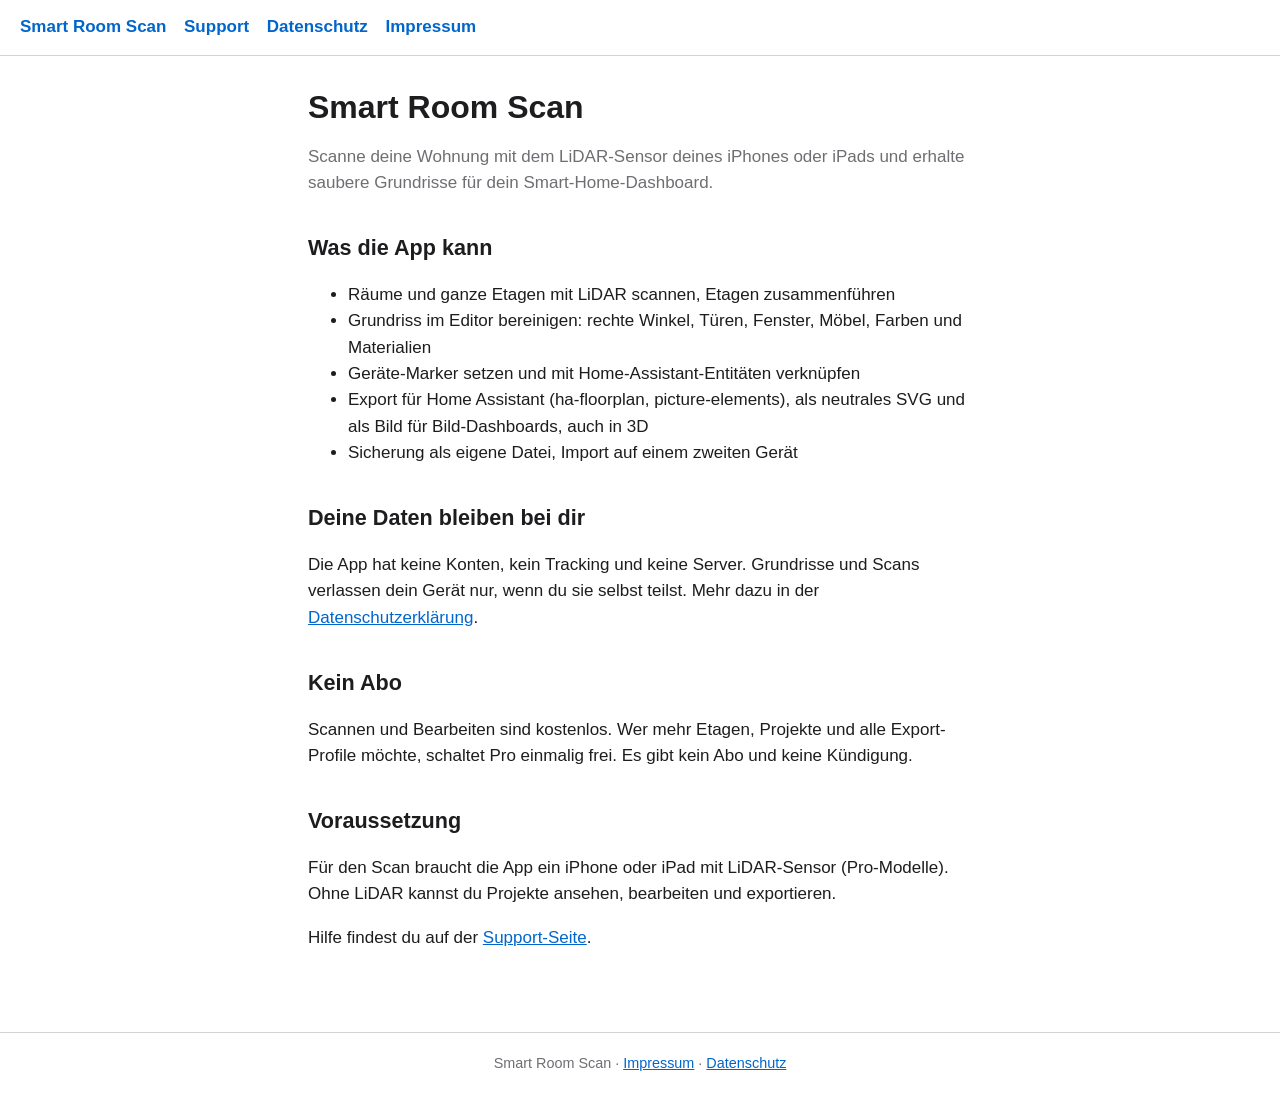
<file: index.html>
<!doctype html>
<html lang="de">
<head>
<meta charset="utf-8">
<meta name="viewport" content="width=device-width, initial-scale=1">
<meta name="description" content="Grundrisse per LiDAR scannen für dein Smart-Home-Dashboard.">
<title>Smart Room Scan – Smart Room Scan</title>
<link rel="stylesheet" href="style.css">
</head>
<body>
<nav><a href="index.html">Smart Room Scan</a><a href="support.html">Support</a><a href="datenschutz.html">Datenschutz</a><a href="impressum.html">Impressum</a></nav>
<main>
<h1>Smart Room Scan</h1>
<p class="lead">Scanne deine Wohnung mit dem LiDAR-Sensor deines iPhones oder iPads und erhalte saubere Grundrisse für dein Smart-Home-Dashboard.</p>
<h2>Was die App kann</h2>
<ul>
<li>Räume und ganze Etagen mit LiDAR scannen, Etagen zusammenführen</li>
<li>Grundriss im Editor bereinigen: rechte Winkel, Türen, Fenster, Möbel, Farben und Materialien</li>
<li>Geräte-Marker setzen und mit Home-Assistant-Entitäten verknüpfen</li>
<li>Export für Home Assistant (ha-floorplan, picture-elements), als neutrales SVG und als Bild für Bild-Dashboards, auch in 3D</li>
<li>Sicherung als eigene Datei, Import auf einem zweiten Gerät</li>
</ul>
<h2>Deine Daten bleiben bei dir</h2>
<p>Die App hat keine Konten, kein Tracking und keine Server. Grundrisse und Scans verlassen dein Gerät nur, wenn du sie selbst teilst. Mehr dazu in der <a href="datenschutz.html">Datenschutzerklärung</a>.</p>
<h2>Kein Abo</h2>
<p>Scannen und Bearbeiten sind kostenlos. Wer mehr Etagen, Projekte und alle Export-Profile möchte, schaltet Pro einmalig frei. Es gibt kein Abo und keine Kündigung.</p>
<h2>Voraussetzung</h2>
<p>Für den Scan braucht die App ein iPhone oder iPad mit LiDAR-Sensor (Pro-Modelle). Ohne LiDAR kannst du Projekte ansehen, bearbeiten und exportieren.</p>
<p>Hilfe findest du auf der <a href="support.html">Support-Seite</a>.</p>
</main>
<footer>Smart Room Scan · <a href="impressum.html">Impressum</a> · <a href="datenschutz.html">Datenschutz</a></footer>
</body>
</html>
</file>
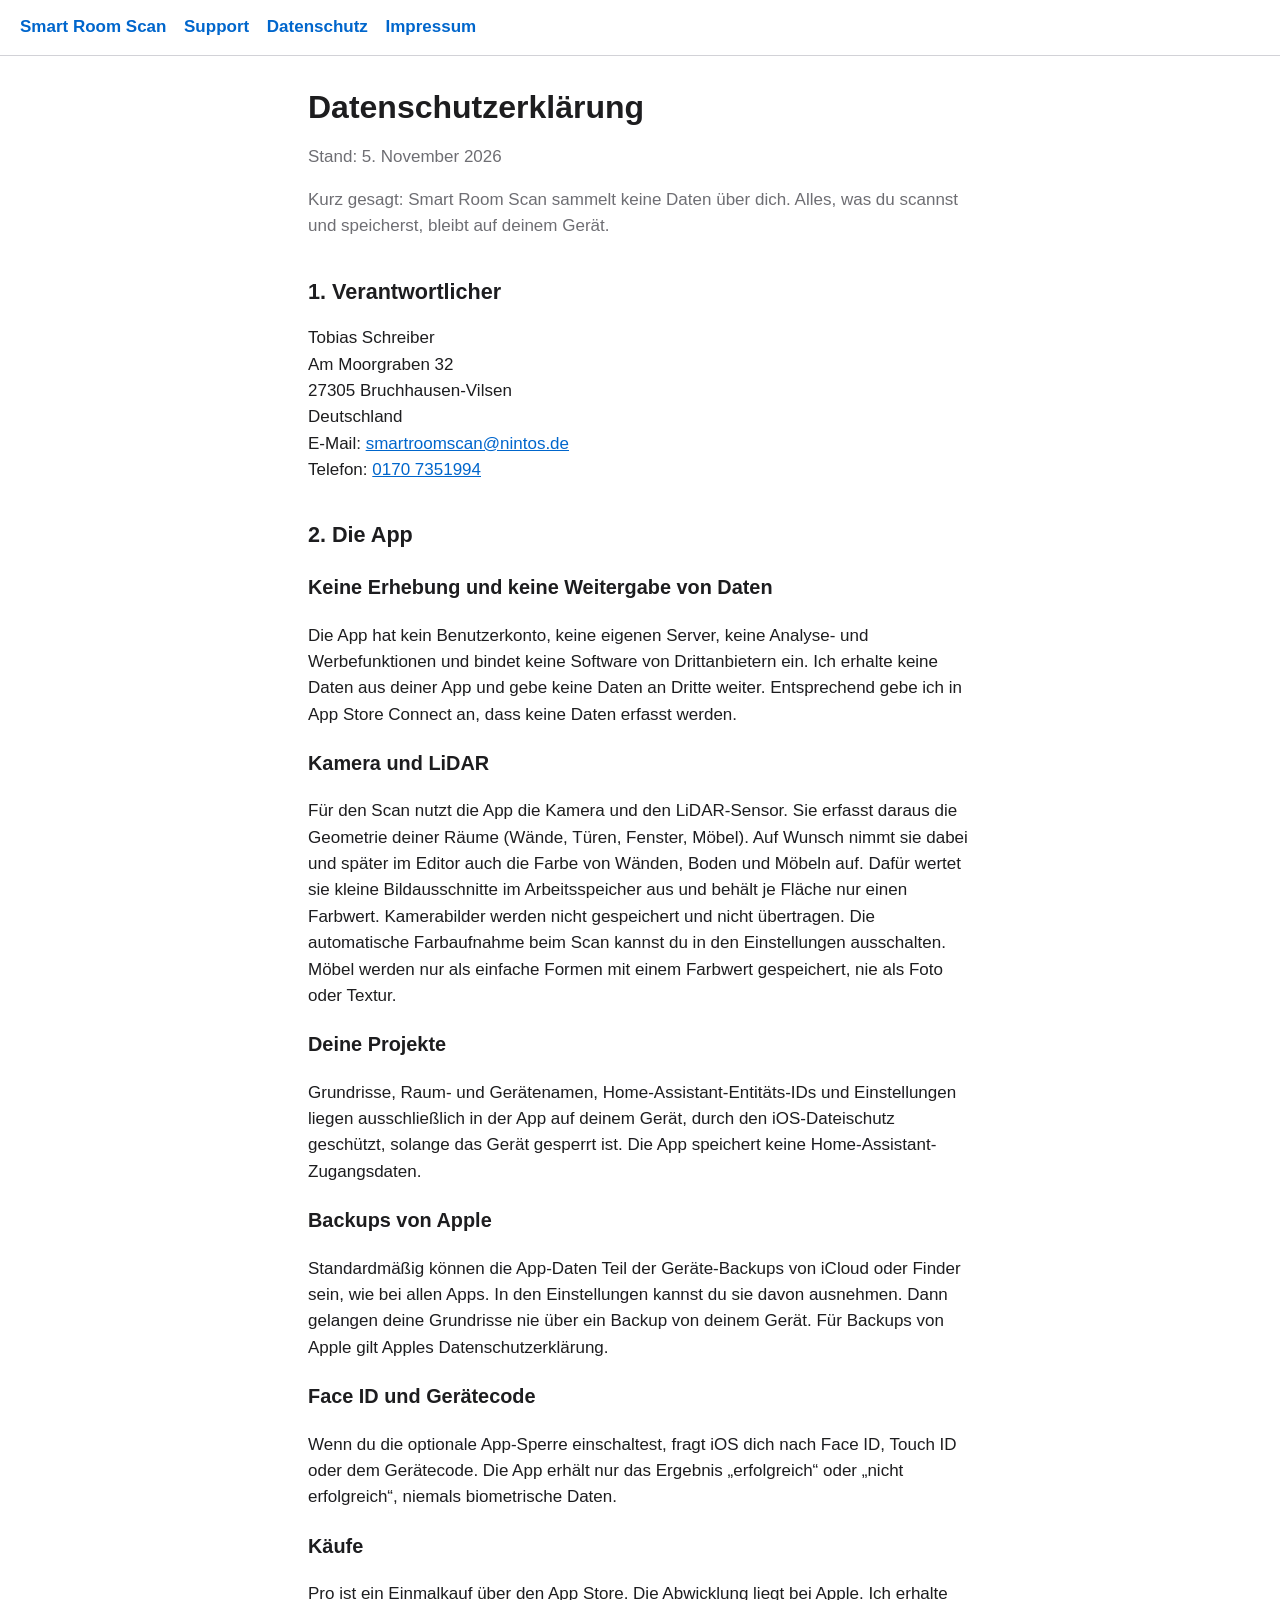
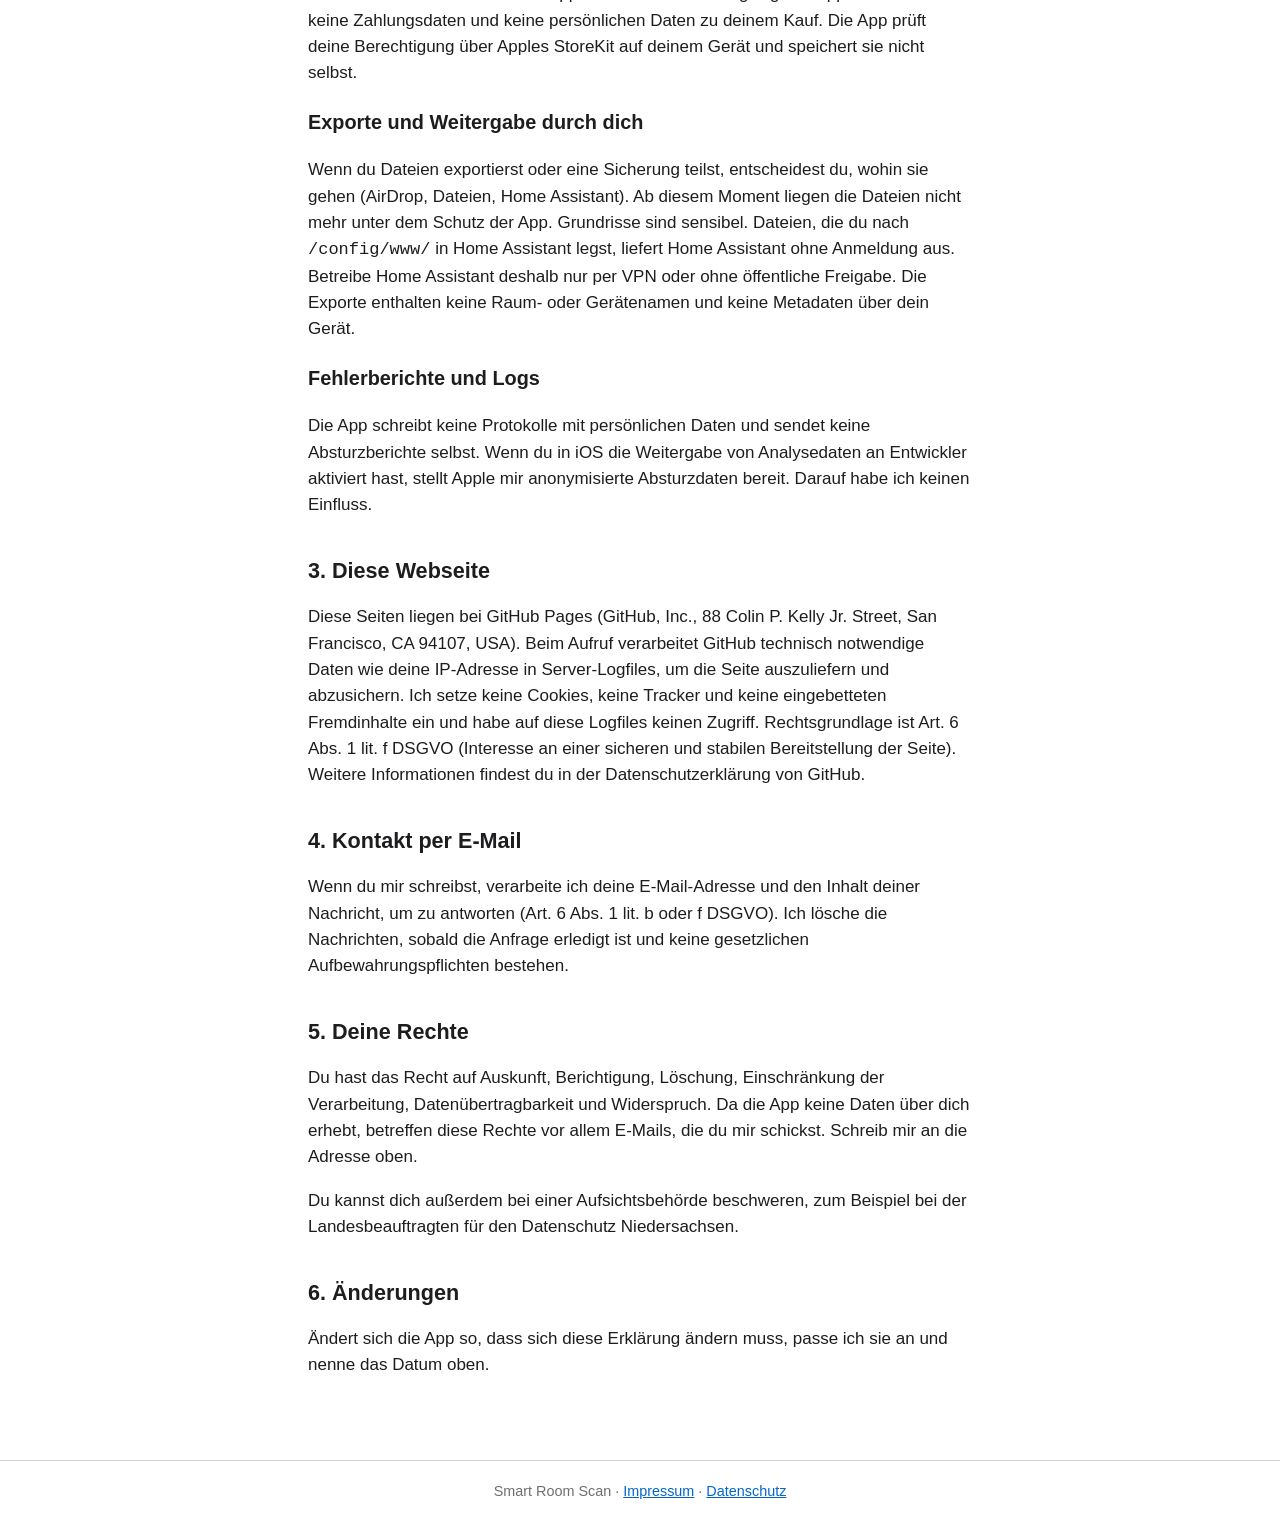
<file: datenschutz.html>
<!doctype html>
<html lang="de">
<head>
<meta charset="utf-8">
<meta name="viewport" content="width=device-width, initial-scale=1">
<meta name="description" content="Datenschutzerklärung für die App Smart Room Scan.">
<title>Datenschutzerklärung – Smart Room Scan</title>
<link rel="stylesheet" href="style.css">
</head>
<body>
<nav><a href="index.html">Smart Room Scan</a><a href="support.html">Support</a><a href="datenschutz.html">Datenschutz</a><a href="impressum.html">Impressum</a></nav>
<main>
<h1>Datenschutzerklärung</h1>
<p class="muted">Stand: 5. November 2026</p>
<p class="lead">Kurz gesagt: Smart Room Scan sammelt keine Daten über dich. Alles, was du scannst und speicherst, bleibt auf deinem Gerät.</p>

<h2>1. Verantwortlicher</h2>
<p>Tobias Schreiber<br>Am Moorgraben 32<br>27305 Bruchhausen-Vilsen<br>Deutschland<br>E-Mail: <a href="mailto:smartroomscan@nintos.de">smartroomscan@nintos.de</a><br>Telefon: <a href="tel:+491707351994">0170 7351994</a></p>

<h2>2. Die App</h2>
<h3>Keine Erhebung und keine Weitergabe von Daten</h3>
<p>Die App hat kein Benutzerkonto, keine eigenen Server, keine Analyse- und Werbefunktionen und bindet keine Software von Drittanbietern ein. Ich erhalte keine Daten aus deiner App und gebe keine Daten an Dritte weiter. Entsprechend gebe ich in App Store Connect an, dass keine Daten erfasst werden.</p>

<h3>Kamera und LiDAR</h3>
<p>Für den Scan nutzt die App die Kamera und den LiDAR-Sensor. Sie erfasst daraus die Geometrie deiner Räume (Wände, Türen, Fenster, Möbel). Auf Wunsch nimmt sie dabei und später im Editor auch die Farbe von Wänden, Boden und Möbeln auf. Dafür wertet sie kleine Bildausschnitte im Arbeitsspeicher aus und behält je Fläche nur einen Farbwert. Kamerabilder werden nicht gespeichert und nicht übertragen. Die automatische Farbaufnahme beim Scan kannst du in den Einstellungen ausschalten. Möbel werden nur als einfache Formen mit einem Farbwert gespeichert, nie als Foto oder Textur.</p>

<h3>Deine Projekte</h3>
<p>Grundrisse, Raum- und Gerätenamen, Home-Assistant-Entitäts-IDs und Einstellungen liegen ausschließlich in der App auf deinem Gerät, durch den iOS-Dateischutz geschützt, solange das Gerät gesperrt ist. Die App speichert keine Home-Assistant-Zugangsdaten.</p>

<h3>Backups von Apple</h3>
<p>Standardmäßig können die App-Daten Teil der Geräte-Backups von iCloud oder Finder sein, wie bei allen Apps. In den Einstellungen kannst du sie davon ausnehmen. Dann gelangen deine Grundrisse nie über ein Backup von deinem Gerät. Für Backups von Apple gilt Apples Datenschutzerklärung.</p>

<h3>Face ID und Gerätecode</h3>
<p>Wenn du die optionale App-Sperre einschaltest, fragt iOS dich nach Face ID, Touch ID oder dem Gerätecode. Die App erhält nur das Ergebnis „erfolgreich“ oder „nicht erfolgreich“, niemals biometrische Daten.</p>

<h3>Käufe</h3>
<p>Pro ist ein Einmalkauf über den App Store. Die Abwicklung liegt bei Apple. Ich erhalte keine Zahlungsdaten und keine persönlichen Daten zu deinem Kauf. Die App prüft deine Berechtigung über Apples StoreKit auf deinem Gerät und speichert sie nicht selbst.</p>

<h3>Exporte und Weitergabe durch dich</h3>
<p>Wenn du Dateien exportierst oder eine Sicherung teilst, entscheidest du, wohin sie gehen (AirDrop, Dateien, Home Assistant). Ab diesem Moment liegen die Dateien nicht mehr unter dem Schutz der App. Grundrisse sind sensibel. Dateien, die du nach <code>/config/www/</code> in Home Assistant legst, liefert Home Assistant ohne Anmeldung aus. Betreibe Home Assistant deshalb nur per VPN oder ohne öffentliche Freigabe. Die Exporte enthalten keine Raum- oder Gerätenamen und keine Metadaten über dein Gerät.</p>

<h3>Fehlerberichte und Logs</h3>
<p>Die App schreibt keine Protokolle mit persönlichen Daten und sendet keine Absturzberichte selbst. Wenn du in iOS die Weitergabe von Analysedaten an Entwickler aktiviert hast, stellt Apple mir anonymisierte Absturzdaten bereit. Darauf habe ich keinen Einfluss.</p>

<h2>3. Diese Webseite</h2>
<p>Diese Seiten liegen bei GitHub Pages (GitHub, Inc., 88 Colin P. Kelly Jr. Street, San Francisco, CA 94107, USA). Beim Aufruf verarbeitet GitHub technisch notwendige Daten wie deine IP-Adresse in Server-Logfiles, um die Seite auszuliefern und abzusichern. Ich setze keine Cookies, keine Tracker und keine eingebetteten Fremdinhalte ein und habe auf diese Logfiles keinen Zugriff. Rechtsgrundlage ist Art. 6 Abs. 1 lit. f DSGVO (Interesse an einer sicheren und stabilen Bereitstellung der Seite). Weitere Informationen findest du in der Datenschutzerklärung von GitHub.</p>

<h2>4. Kontakt per E-Mail</h2>
<p>Wenn du mir schreibst, verarbeite ich deine E-Mail-Adresse und den Inhalt deiner Nachricht, um zu antworten (Art. 6 Abs. 1 lit. b oder f DSGVO). Ich lösche die Nachrichten, sobald die Anfrage erledigt ist und keine gesetzlichen Aufbewahrungspflichten bestehen.</p>

<h2>5. Deine Rechte</h2>
<p>Du hast das Recht auf Auskunft, Berichtigung, Löschung, Einschränkung der Verarbeitung, Datenübertragbarkeit und Widerspruch. Da die App keine Daten über dich erhebt, betreffen diese Rechte vor allem E-Mails, die du mir schickst. Schreib mir an die Adresse oben.</p>
<p>Du kannst dich außerdem bei einer Aufsichtsbehörde beschweren, zum Beispiel bei der Landesbeauftragten für den Datenschutz Niedersachsen.</p>

<h2>6. Änderungen</h2>
<p>Ändert sich die App so, dass sich diese Erklärung ändern muss, passe ich sie an und nenne das Datum oben.</p>
</main>
<footer>Smart Room Scan · <a href="impressum.html">Impressum</a> · <a href="datenschutz.html">Datenschutz</a></footer>
</body>
</html>
</file>
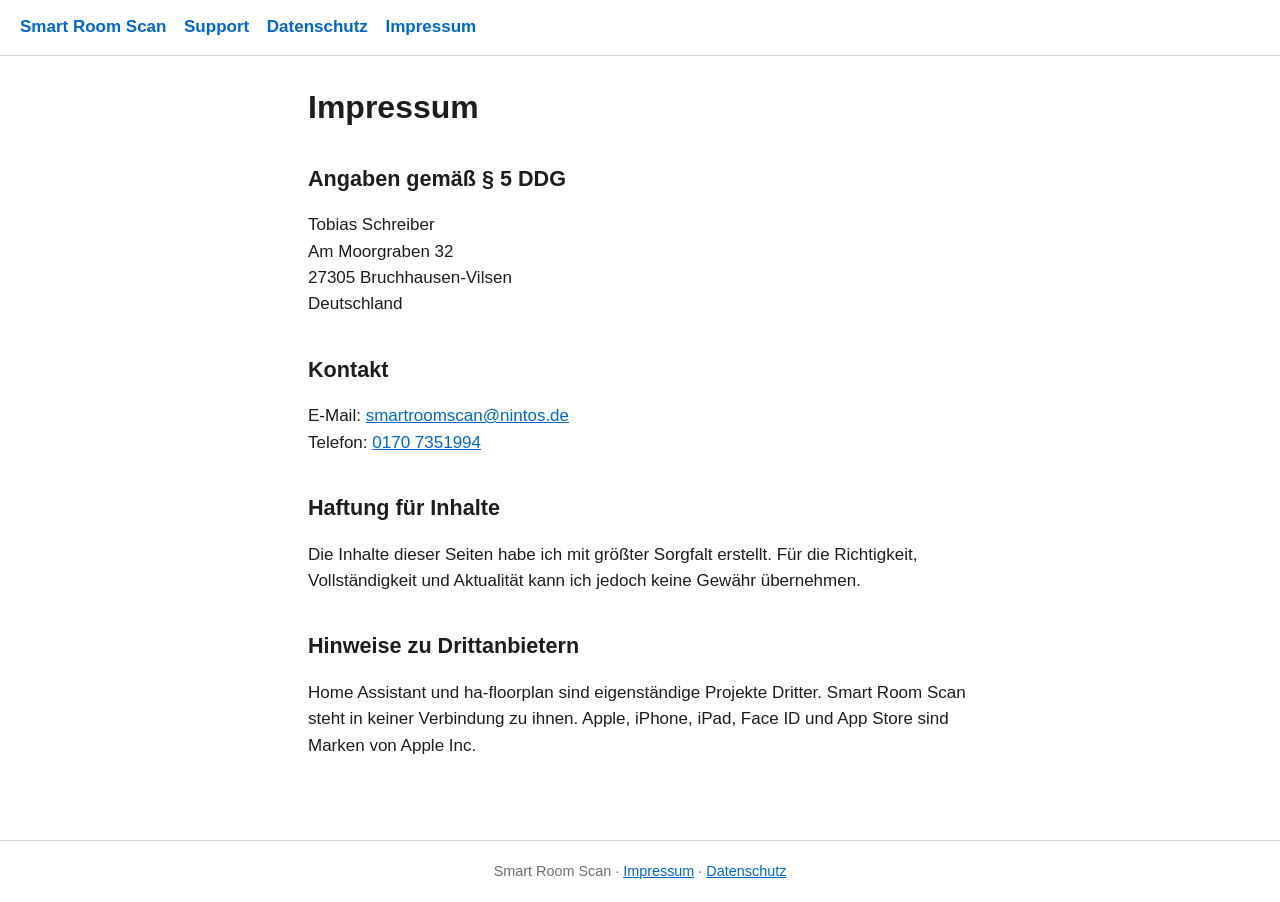
<file: impressum.html>
<!doctype html>
<html lang="de">
<head>
<meta charset="utf-8">
<meta name="viewport" content="width=device-width, initial-scale=1">
<meta name="description" content="Impressum von Smart Room Scan.">
<title>Impressum – Smart Room Scan</title>
<link rel="stylesheet" href="style.css">
</head>
<body>
<nav><a href="index.html">Smart Room Scan</a><a href="support.html">Support</a><a href="datenschutz.html">Datenschutz</a><a href="impressum.html">Impressum</a></nav>
<main>
<h1>Impressum</h1>
<h2>Angaben gemäß § 5 DDG</h2>
<p>Tobias Schreiber<br>Am Moorgraben 32<br>27305 Bruchhausen-Vilsen<br>Deutschland</p>
<h2>Kontakt</h2>
<p>E-Mail: <a href="mailto:smartroomscan@nintos.de">smartroomscan@nintos.de</a><br>Telefon: <a href="tel:+491707351994">0170 7351994</a></p>
<h2>Haftung für Inhalte</h2>
<p>Die Inhalte dieser Seiten habe ich mit größter Sorgfalt erstellt. Für die Richtigkeit, Vollständigkeit und Aktualität kann ich jedoch keine Gewähr übernehmen.</p>
<h2>Hinweise zu Drittanbietern</h2>
<p>Home Assistant und ha-floorplan sind eigenständige Projekte Dritter. Smart Room Scan steht in keiner Verbindung zu ihnen. Apple, iPhone, iPad, Face ID und App Store sind Marken von Apple Inc.</p>
</main>
<footer>Smart Room Scan · <a href="impressum.html">Impressum</a> · <a href="datenschutz.html">Datenschutz</a></footer>
</body>
</html>
</file>
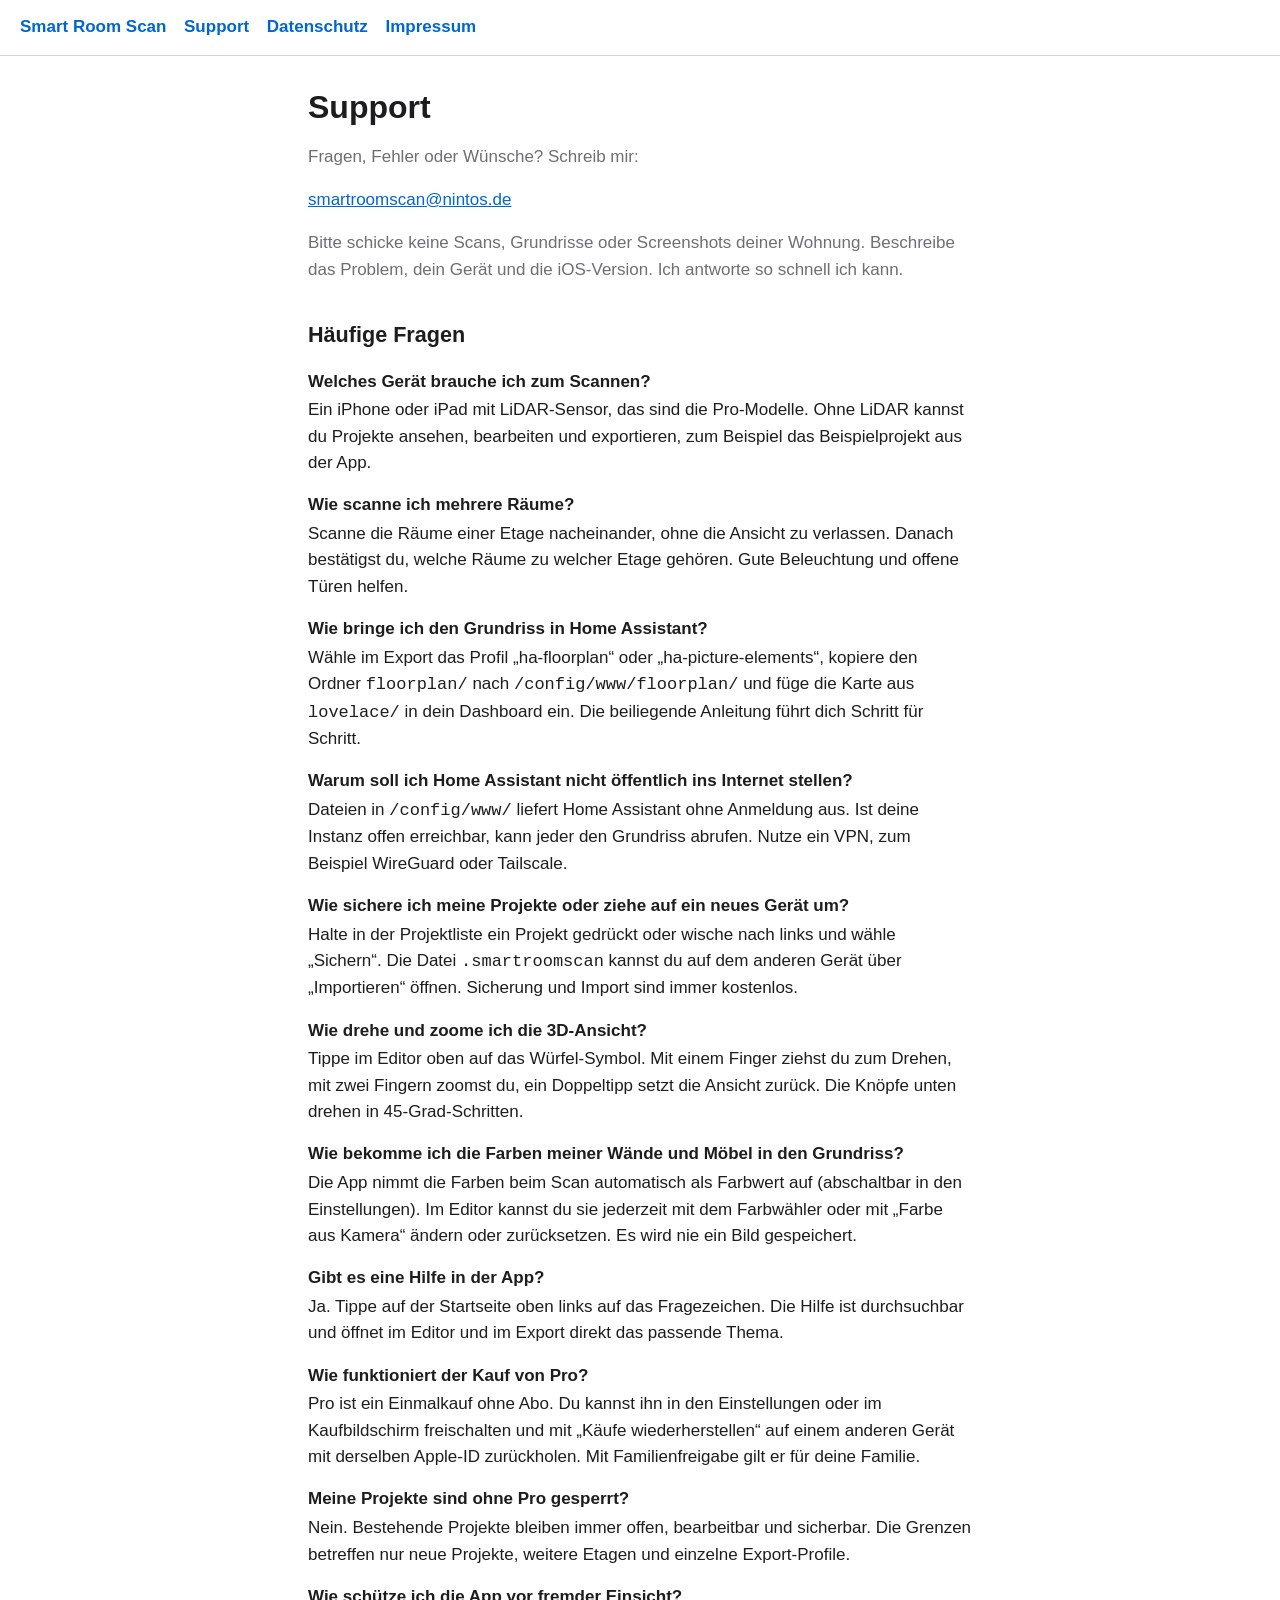
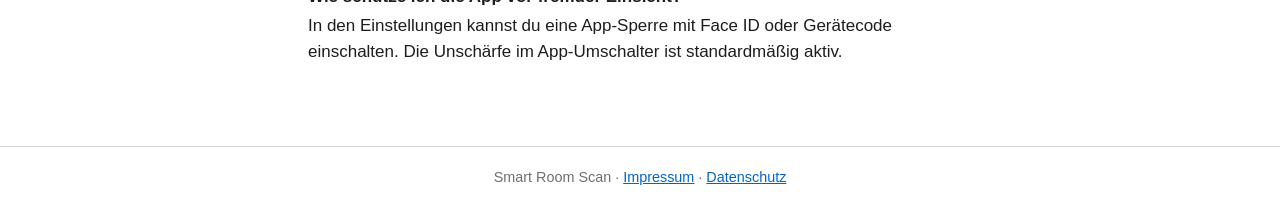
<file: support.html>
<!doctype html>
<html lang="de">
<head>
<meta charset="utf-8">
<meta name="viewport" content="width=device-width, initial-scale=1">
<meta name="description" content="Hilfe und Kontakt zu Smart Room Scan.">
<title>Support – Smart Room Scan</title>
<link rel="stylesheet" href="style.css">
</head>
<body>
<nav><a href="index.html">Smart Room Scan</a><a href="support.html">Support</a><a href="datenschutz.html">Datenschutz</a><a href="impressum.html">Impressum</a></nav>
<main>
<h1>Support</h1>
<p class="lead">Fragen, Fehler oder Wünsche? Schreib mir:</p>
<p><a href="mailto:smartroomscan@nintos.de">smartroomscan@nintos.de</a></p>
<p class="muted">Bitte schicke keine Scans, Grundrisse oder Screenshots deiner Wohnung. Beschreibe das Problem, dein Gerät und die iOS-Version. Ich antworte so schnell ich kann.</p>
<h2>Häufige Fragen</h2>
<dl>
<dt>Welches Gerät brauche ich zum Scannen?</dt>
<dd>Ein iPhone oder iPad mit LiDAR-Sensor, das sind die Pro-Modelle. Ohne LiDAR kannst du Projekte ansehen, bearbeiten und exportieren, zum Beispiel das Beispielprojekt aus der App.</dd>
<dt>Wie scanne ich mehrere Räume?</dt>
<dd>Scanne die Räume einer Etage nacheinander, ohne die Ansicht zu verlassen. Danach bestätigst du, welche Räume zu welcher Etage gehören. Gute Beleuchtung und offene Türen helfen.</dd>
<dt>Wie bringe ich den Grundriss in Home Assistant?</dt>
<dd>Wähle im Export das Profil „ha-floorplan“ oder „ha-picture-elements“, kopiere den Ordner <code>floorplan/</code> nach <code>/config/www/floorplan/</code> und füge die Karte aus <code>lovelace/</code> in dein Dashboard ein. Die beiliegende Anleitung führt dich Schritt für Schritt.</dd>
<dt>Warum soll ich Home Assistant nicht öffentlich ins Internet stellen?</dt>
<dd>Dateien in <code>/config/www/</code> liefert Home Assistant ohne Anmeldung aus. Ist deine Instanz offen erreichbar, kann jeder den Grundriss abrufen. Nutze ein VPN, zum Beispiel WireGuard oder Tailscale.</dd>
<dt>Wie sichere ich meine Projekte oder ziehe auf ein neues Gerät um?</dt>
<dd>Halte in der Projektliste ein Projekt gedrückt oder wische nach links und wähle „Sichern“. Die Datei <code>.smartroomscan</code> kannst du auf dem anderen Gerät über „Importieren“ öffnen. Sicherung und Import sind immer kostenlos.</dd>
<dt>Wie drehe und zoome ich die 3D-Ansicht?</dt>
<dd>Tippe im Editor oben auf das Würfel-Symbol. Mit einem Finger ziehst du zum Drehen, mit zwei Fingern zoomst du, ein Doppeltipp setzt die Ansicht zurück. Die Knöpfe unten drehen in 45-Grad-Schritten.</dd>
<dt>Wie bekomme ich die Farben meiner Wände und Möbel in den Grundriss?</dt>
<dd>Die App nimmt die Farben beim Scan automatisch als Farbwert auf (abschaltbar in den Einstellungen). Im Editor kannst du sie jederzeit mit dem Farbwähler oder mit „Farbe aus Kamera“ ändern oder zurücksetzen. Es wird nie ein Bild gespeichert.</dd>
<dt>Gibt es eine Hilfe in der App?</dt>
<dd>Ja. Tippe auf der Startseite oben links auf das Fragezeichen. Die Hilfe ist durchsuchbar und öffnet im Editor und im Export direkt das passende Thema.</dd>
<dt>Wie funktioniert der Kauf von Pro?</dt>
<dd>Pro ist ein Einmalkauf ohne Abo. Du kannst ihn in den Einstellungen oder im Kaufbildschirm freischalten und mit „Käufe wiederherstellen“ auf einem anderen Gerät mit derselben Apple-ID zurückholen. Mit Familienfreigabe gilt er für deine Familie.</dd>
<dt>Meine Projekte sind ohne Pro gesperrt?</dt>
<dd>Nein. Bestehende Projekte bleiben immer offen, bearbeitbar und sicherbar. Die Grenzen betreffen nur neue Projekte, weitere Etagen und einzelne Export-Profile.</dd>
<dt>Wie schütze ich die App vor fremder Einsicht?</dt>
<dd>In den Einstellungen kannst du eine App-Sperre mit Face ID oder Gerätecode einschalten. Die Unschärfe im App-Umschalter ist standardmäßig aktiv.</dd>
</dl>
</main>
<footer>Smart Room Scan · <a href="impressum.html">Impressum</a> · <a href="datenschutz.html">Datenschutz</a></footer>
</body>
</html>
</file>
<file: style.css>
:root { color-scheme: light dark; --bg:#ffffff; --fg:#1d1d1f; --muted:#6e6e73; --accent:#0066cc; --line:#d2d2d7; }
@media (prefers-color-scheme: dark) { :root { --bg:#1d2733; --fg:#f5f5f7; --muted:#a1a1a6; --accent:#4da3ff; --line:#3a4656; } }
* { box-sizing: border-box; }
body { margin:0; background:var(--bg); color:var(--fg); font:17px/1.55 -apple-system, BlinkMacSystemFont, "SF Pro Text", "Helvetica Neue", Arial, sans-serif; }
main { max-width:44rem; margin:0 auto; padding:2rem 1.25rem 4rem; }
h1 { font-size:2rem; line-height:1.2; margin:0 0 .5rem; }
h2 { font-size:1.35rem; margin:2.2rem 0 .5rem; }
p, li { color:var(--fg); }
.lead, .muted { color:var(--muted); }
a { color:var(--accent); }
nav { border-bottom:1px solid var(--line); padding:.9rem 1.25rem; }
nav a { margin-right:1.1rem; text-decoration:none; font-weight:600; }
footer { border-top:1px solid var(--line); padding:1.2rem 1.25rem; color:var(--muted); font-size:.9rem; text-align:center; }
dt { font-weight:600; margin-top:1rem; }
dd { margin:.15rem 0 0; }
</file>
